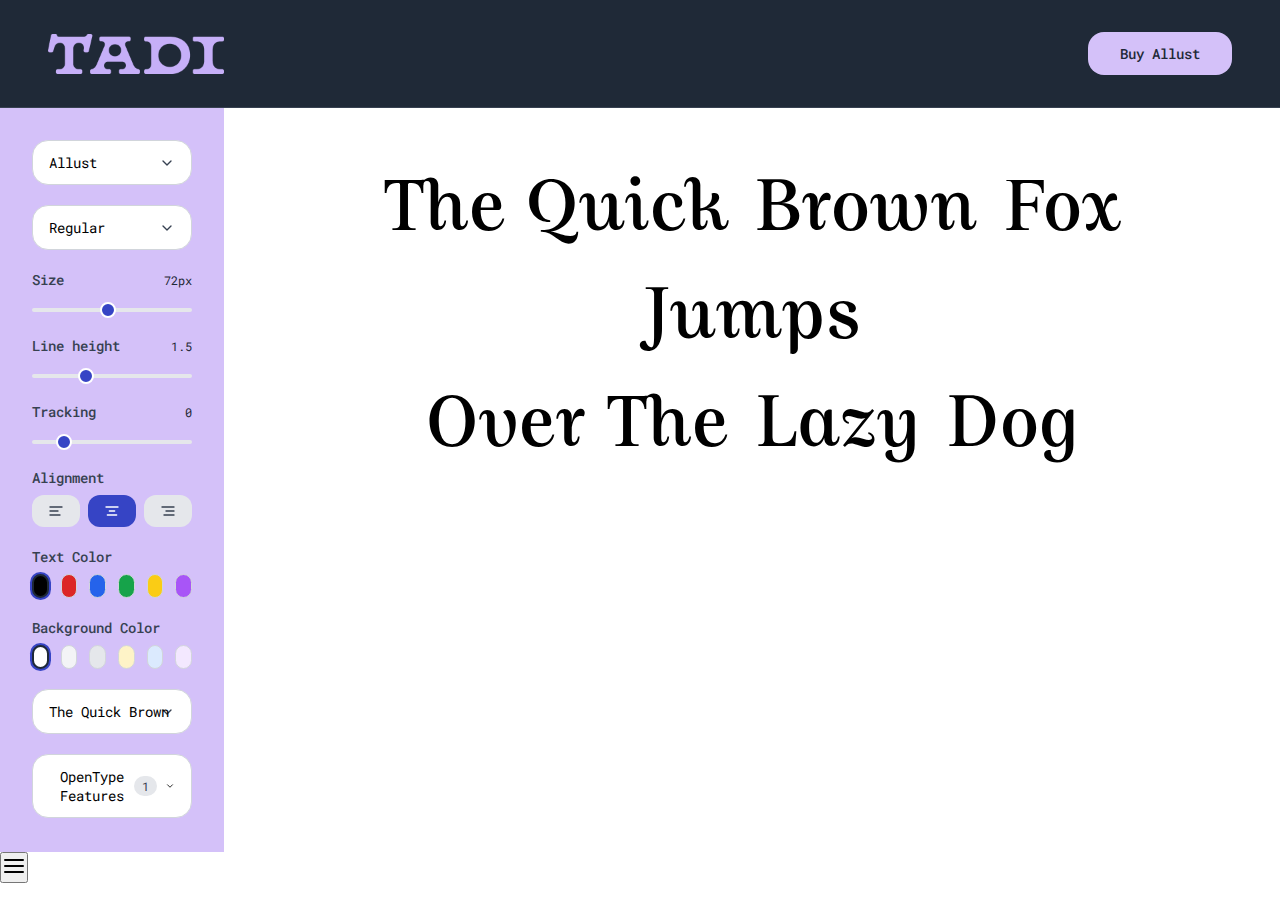
<file: index.html>
<!DOCTYPE html>
<html lang="en">
<head>
  <meta charset="UTF-8">
  <meta name="viewport" content="width=device-width, initial-scale=1.0">
  <title>Tadi Font Tester</title>
  <link rel="stylesheet" href="styles.css">
  <link rel="stylesheet" href="fonts.css">
  <link href="https://fonts.googleapis.com/css2?family=Roboto+Mono:wght@400;500;700&display=swap" rel="stylesheet">
</head>
<body>
  <div class="app">
    <!-- Main container -->
    <div class="container">
      <!-- Header -->
      <header class="header">
        <div class="logo-container">
          <img src="Tadi Logo.png" alt="Tadi Logo" class="logo" onerror="this.src='Tadi%20Logo.png'; this.onerror=null;">
        </div>
        <a href="#" id="buyButton" class="buy-button" target="_blank" rel="noopener noreferrer">
          Buy Font
        </a>
      </header>

      <!-- Main content -->
      <main class="main-content">
        <!-- Font Controls (Sidebar) -->
        <aside class="sidebar" id="sidebar">
          <div class="sidebar-content">
            <div class="controls-container">
              <!-- Font Name -->
              <div class="control-group">
                <select id="fontName" class="select-input">
                  <!-- Options will be added via JavaScript -->
                </select>
              </div>

              <!-- Font Style -->
              <div class="control-group">
                <select id="fontStyle" class="select-input">
                  <!-- Options will be added via JavaScript -->
                </select>
              </div>

              <!-- Font Size -->
              <div class="control-group">
                <div class="control-header">
                  <label for="fontSize">Size</label>
                  <span id="fontSizeValue">72px</span>
                </div>
                <input type="range" id="fontSize" min="8" max="144" value="72" class="slider">
              </div>

              <!-- Line Height -->
              <div class="control-group">
                <div class="control-header">
                  <label for="lineHeight">Line height</label>
                  <span id="lineHeightValue">1.5</span>
                </div>
                <input type="range" id="lineHeight" min="0.8" max="3" step="0.1" value="1.5" class="slider">
              </div>

              <!-- Tracking -->
              <div class="control-group">
                <div class="control-header">
                  <label for="tracking">Tracking</label>
                  <span id="trackingValue">0</span>
                </div>
                <input type="range" id="tracking" min="-0.1" max="0.5" step="0.01" value="0" class="slider">
              </div>

              <!-- Text Alignment -->
              <div class="control-group">
                <label class="control-label">Alignment</label>
                <div class="button-group">
                  <button id="alignLeft" class="icon-button" data-align="left">
                    <svg xmlns="http://www.w3.org/2000/svg" width="16" height="16" viewBox="0 0 24 24" fill="none" stroke="currentColor" stroke-width="2" stroke-linecap="round" stroke-linejoin="round"><line x1="3" y1="6" x2="21" y2="6"/><line x1="3" y1="12" x2="15" y2="12"/><line x1="3" y1="18" x2="18" y2="18"/></svg>
                  </button>
                  <button id="alignCenter" class="icon-button active" data-align="center">
                    <svg xmlns="http://www.w3.org/2000/svg" width="16" height="16" viewBox="0 0 24 24" fill="none" stroke="currentColor" stroke-width="2" stroke-linecap="round" stroke-linejoin="round"><line x1="3" y1="6" x2="21" y2="6"/><line x1="8" y1="12" x2="16" y2="12"/><line x1="5" y1="18" x2="19" y2="18"/></svg>
                  </button>
                  <button id="alignRight" class="icon-button" data-align="right">
                    <svg xmlns="http://www.w3.org/2000/svg" width="16" height="16" viewBox="0 0 24 24" fill="none" stroke="currentColor" stroke-width="2" stroke-linecap="round" stroke-linejoin="round"><line x1="3" y1="6" x2="21" y2="6"/><line x1="9" y1="12" x2="21" y2="12"/><line x1="6" y1="18" x2="21" y2="18"/></svg>
                  </button>
                </div>
              </div>

              <!-- Text Color -->
              <div class="control-group">
                <label class="control-label">Text Color</label>
                <div class="color-options">
                  <button class="color-option active" data-color="#000000" style="background-color: #000000;"></button>
                  <button class="color-option" data-color="#DC2626" style="background-color: #DC2626;"></button>
                  <button class="color-option" data-color="#2563EB" style="background-color: #2563EB;"></button>
                  <button class="color-option" data-color="#16A34A" style="background-color: #16A34A;"></button>
                  <button class="color-option" data-color="#FACC15" style="background-color: #FACC15;"></button>
                  <button class="color-option" data-color="#A855F7" style="background-color: #A855F7;"></button>
                </div>
              </div>

              <!-- Background Color -->
              <div class="control-group">
                <label class="control-label">Background Color</label>
                <div class="color-options">
                  <button class="bg-color-option active" data-color="#FFFFFF" style="background-color: #FFFFFF;"></button>
                  <button class="bg-color-option" data-color="#F3F4F6" style="background-color: #F3F4F6;"></button>
                  <button class="bg-color-option" data-color="#E5E7EB" style="background-color: #E5E7EB;"></button>
                  <button class="bg-color-option" data-color="#FEF3C7" style="background-color: #FEF3C7;"></button>
                  <button class="bg-color-option" data-color="#DBEAFE" style="background-color: #DBEAFE;"></button>
                  <button class="bg-color-option" data-color="#F3E8FF" style="background-color: #F3E8FF;"></button>
                </div>
              </div>

              <!-- Sample Text -->
              <div class="control-group">
                <select id="sampleText" class="select-input">
                  <option value="pangram">The Quick Brown Fox Jumps Over...</option>
                  <option value="lorem">Lorem ipsum dolor sit amet...</option>
                  <option value="alphabet">ABCDEFGHIJKLMNOPQRSTUVWXYZ...</option>
                  <option value="numbers">1234567890!@#$%^&*()</option>
                </select>
              </div>

              <!-- OpenType Features -->
              <div class="control-group">
                <button id="openTypeToggle" class="collapsible-button">
                  <span>OpenType Features</span>
                  <span class="feature-count">1</span>
                  <svg id="chevronIcon" xmlns="http://www.w3.org/2000/svg" width="16" height="16" viewBox="0 0 24 24" fill="none" stroke="currentColor" stroke-width="2" stroke-linecap="round" stroke-linejoin="round"><polyline points="6 9 12 15 18 9"></polyline></svg>
                </button>
                <div id="openTypeContent" class="collapsible-content">
                  <!-- Text Features -->
                  <div class="feature-section">
                    <div class="feature-header">
                      <span>Text Features</span>
                    </div>
                    <div class="feature-list" id="textFeatures">
                      <!-- Features will be added via JavaScript -->
                    </div>
                  </div>

                  <!-- Number Features -->
                  <div class="feature-section">
                    <div class="feature-header">
                      <span>Number Features</span>
                    </div>
                    <div class="feature-list">
                      <div>
                        <span class="feature-label">Numeral Style</span>
                        <div class="radio-group" id="numeralStyles">
                          <!-- Radio buttons will be added via JavaScript -->
                        </div>
                      </div>
                    </div>
                  </div>

                  <!-- Special Features -->
                  <div class="feature-section">
                    <div class="feature-header">
                      <span>Special Features</span>
                    </div>
                    <div class="feature-list" id="specialFeatures">
                      <!-- Features will be added via JavaScript -->
                    </div>
                  </div>
                </div>
              </div>
            </div>
          </div>
        </aside>

        <!-- Font Display Area -->
        <section class="display-area" id="displayArea">
          <div class="display-content" id="displayContent">
            <!-- Text will be inserted via JavaScript -->
          </div>
        </section>
      </main>

      <!-- Toggle button for mobile -->
      <button id="sidebarToggle" class="sidebar-toggle">
        <svg xmlns="http://www.w3.org/2000/svg" width="24" height="24" viewBox="0 0 24 24" fill="none" stroke="currentColor" stroke-width="2" stroke-linecap="round" stroke-linejoin="round"><line x1="3" y1="12" x2="21" y2="12"></line><line x1="3" y1="6" x2="21" y2="6"></line><line x1="3" y1="18" x2="21" y2="18"></line></svg>
      </button>
    </div>
  </div>

  <script src="script.js"></script>
</body>
</html>
</file>
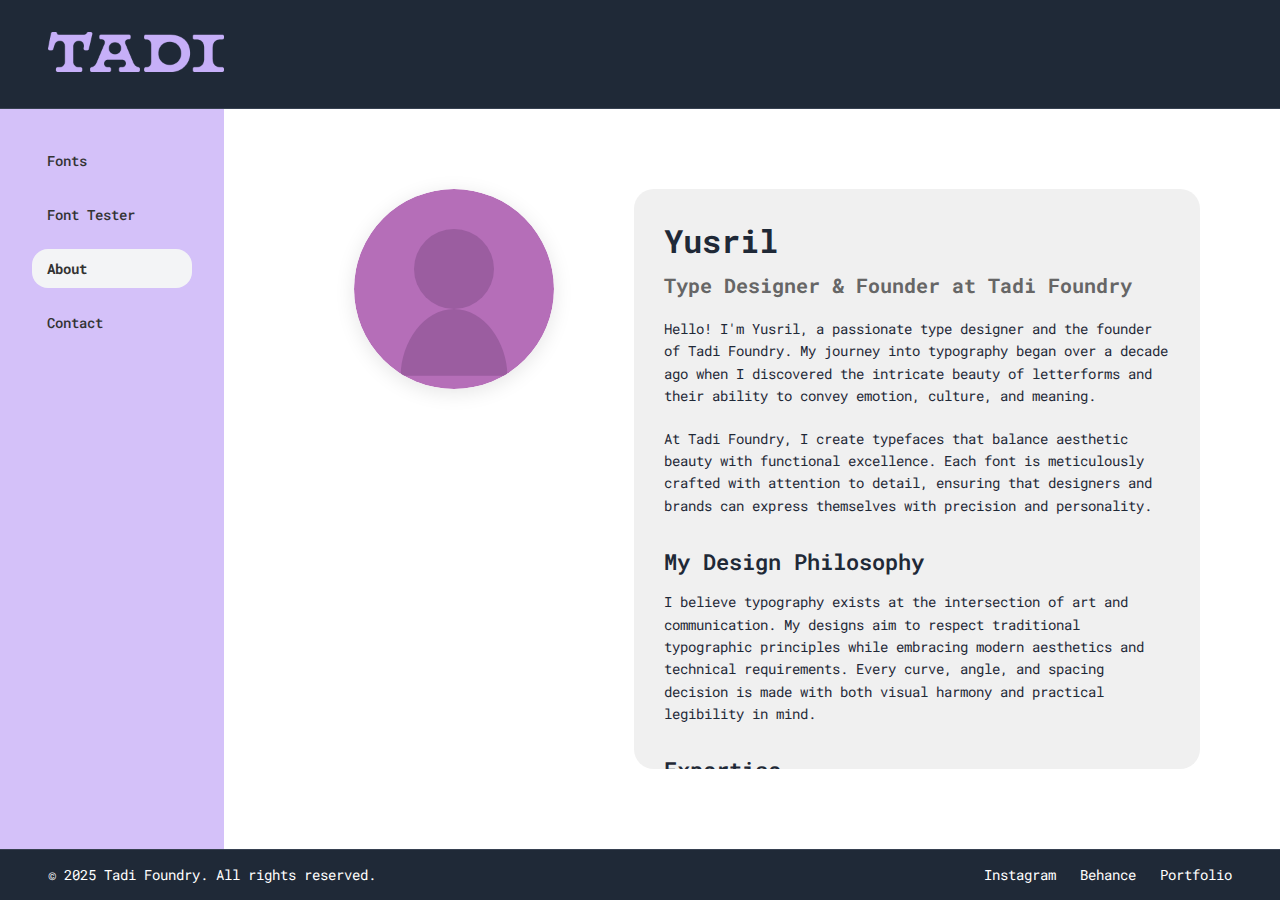
<file: about.html>
<!DOCTYPE html>
<html lang="en">
<head>
  <meta charset="UTF-8">
  <meta name="viewport" content="width=device-width, initial-scale=1.0">
  <title>About Me - Tadi Foundry</title>
  <link rel="stylesheet" href="styles.css">
  <link rel="stylesheet" href="fonts.css">
  <link href="https://fonts.googleapis.com/css2?family=Roboto+Mono:wght@400;500;700&display=swap" rel="stylesheet">
  <style>
    .nav-menu {
      display: flex;
      flex-direction: column;
      gap: 15px;
    }

    .nav-link {
      display: block;
      padding: 10px 15px;
      color: #333;
      text-decoration: none;
      font-weight: 500;
      border-radius: 1rem;
      transition: background-color 0.2s ease;
    }

    .nav-link:hover,
    .nav-link.active {
      background-color: #f3f4f6;
    }

    .nav-link.active {
      font-weight: 700;
    }
    
    .about-container {
      display: flex;
      height: 100%;
      padding: 5rem;
      max-width: 1200px;
      margin: 0 auto;
      gap: 30px;
    }

    .profile-image-container {
      flex: 0 0 300px;
      display: flex;
      justify-content: center;
      align-items: flex-start;
    }

    .profile-image {
      width: 200px;
      height: 200px;
      border-radius: 50%;
      object-fit: cover;
      box-shadow: 0 4px 20px rgba(0, 0, 0, 0.1);
    }

    .profile-content {
      flex: 1;
      background-color: #f0f0f0;
      border-radius: 20px;
      padding: 30px;
      overflow-y: auto;
      max-height: calc(100vh - 200px);
    }

    .profile-name {
      font-size: 32px;
      font-weight: 700;
      margin-bottom: 10px;
      font-family: 'Roboto Mono', monospace;
    }
    
    .profile-title {
      font-size: 20px;
      color: #666;
      margin-bottom: 20px;
      font-family: 'Roboto Mono', monospace;
    }

    .profile-bio {
      line-height: 1.6;
      margin-bottom: 20px;
    }

    .profile-section {
      margin-bottom: 30px;
    }

    .profile-section-title {
      font-size: 22px;
      font-weight: 600;
      margin-bottom: 15px;
      font-family: 'Roboto Mono', monospace;
    }

    .skill-list {
      display: flex;
      flex-wrap: wrap;
      gap: 10px;
      margin-bottom: 20px;
    }

    .skill-tag {
      background-color: #ddd;
      padding: 6px 12px;
      border-radius: 20px;
      font-size: 14px;
    }

    @media (max-width: 768px) {
      .about-container {
        flex-direction: column;
        padding: 20px;
        gap: 20px;
      }

      .profile-image-container {
        flex: 0 0 auto;
      }

      .profile-image {
        width: 200px;
        height: 200px;
      }
      
      .profile-content {
        max-height: none;
      }
    }
  </style>
</head>
<body>
  <!-- Header -->
  <header class="header">
    <div class="logo-container">
      <a href="index.html">
        <img src="Tadi Logo.png" alt="Tadi Logo" class="logo" onerror="this.src='Tadi%20Logo.png'; this.onerror=null;">
      </a>
    </div>
    </div>
  </header>

  <!-- Main content -->
  <main class="main-content">
    <!-- Navigation Sidebar -->
    <aside class="sidebar" id="sidebar">
      <div class="sidebar-sticky-footer">
        <button id="closeSidebar" class="close-sidebar-button">
          <svg xmlns="http://www.w3.org/2000/svg" width="24" height="24" viewBox="0 0 24 24" fill="none" stroke="currentColor" stroke-width="2" stroke-linecap="round" stroke-linejoin="round">
            <line x1="18" y1="6" x2="6" y2="18"></line>
            <line x1="6" y1="6" x2="18" y2="18"></line>
          </svg>
          <span>Close</span>
        </button>
      </div>
      <div class="sidebar-content">
        <nav class="nav-menu">
          <a href="index.html" class="nav-link">Fonts</a>
          <a href="tester.html" class="nav-link">Font Tester</a>
          <a href="about.html" class="nav-link active">About</a>
          <a href="contact.html" class="nav-link">Contact</a>
        </nav>
      </div>
    </aside>

    <!-- About Content -->
    <section class="display-area" id="displayArea">
      <div class="about-container">
        <div class="profile-image-container">
          <img src="images/profile-placeholder.svg" alt="Yusril - Type Designer" class="profile-image">
        </div>
        <div class="profile-content">
          <h1 class="profile-name">Yusril</h1>
          <h2 class="profile-title">Type Designer & Founder at Tadi Foundry</h2>
          
          <div class="profile-section">
            <p class="profile-bio">Hello! I'm Yusril, a passionate type designer and the founder of Tadi Foundry. My journey into typography began over a decade ago when I discovered the intricate beauty of letterforms and their ability to convey emotion, culture, and meaning.</p>
            
            <p class="profile-bio">At Tadi Foundry, I create typefaces that balance aesthetic beauty with functional excellence. Each font is meticulously crafted with attention to detail, ensuring that designers and brands can express themselves with precision and personality.</p>
          </div>
          
          <div class="profile-section">
            <h3 class="profile-section-title">My Design Philosophy</h3>
            <p class="profile-bio">I believe typography exists at the intersection of art and communication. My designs aim to respect traditional typographic principles while embracing modern aesthetics and technical requirements. Every curve, angle, and spacing decision is made with both visual harmony and practical legibility in mind.</p>
          </div>
          
          <div class="profile-section">
            <h3 class="profile-section-title">Expertise</h3>
            <div class="skill-list">
              <span class="skill-tag">Typography</span>
              <span class="skill-tag">Type Design</span>
              <span class="skill-tag">OpenType Features</span>
              <span class="skill-tag">Font Engineering</span>
              <span class="skill-tag">Lettering</span>
              <span class="skill-tag">Calligraphy</span>
              <span class="skill-tag">Branding</span>
              <span class="skill-tag">Editorial Design</span>
            </div>
          </div>
          
          <div class="profile-section">
            <h3 class="profile-section-title">Education & Background</h3>
            <p class="profile-bio">My formal training includes a degree in Graphic Design, followed by specialized studies in type design. I've had the privilege of learning from master typographers and worked with established foundries before launching Tadi Foundry.</p>
            
            <p class="profile-bio">When I'm not designing typefaces, you might find me studying historical manuscripts, sketching letterforms, or exploring how typography intersects with different cultures and languages around the world.</p>
          </div>
          
          <div class="profile-section">
            <h3 class="profile-section-title">Let's Connect</h3>
            <p class="profile-bio">I'm always open to discussing type design, collaboration opportunities, or custom font projects. Feel free to <a href="contact.html">reach out</a> if you'd like to talk about typography or have questions about my work.</p>
          </div>
        </div>
      </div>
    </section>
  </main>

  <!-- Mobile Controls -->
  <div class="mobile-controls">
    <button id="sidebarToggle" class="mobile-button">
      <svg xmlns="http://www.w3.org/2000/svg" width="24" height="24" viewBox="0 0 24 24" fill="none" stroke="currentColor" stroke-width="2" stroke-linecap="round" stroke-linejoin="round">
        <line x1="3" y1="12" x2="21" y2="12"></line>
        <line x1="3" y1="6" x2="21" y2="6"></line>
        <line x1="3" y1="18" x2="21" y2="18"></line>
      </svg>
      <span>Menu</span>
    </button>
  </div>

  <!-- Footer -->
  <footer class="footer">
    <div class="footer-content">
      <div class="footer-copyright desktop-only">
        <p>© 2025 Tadi Foundry. All rights reserved.</p>
      </div>
      <div class="footer-social">
        <a href="#" class="social-link">Instagram</a>
        <a href="#" class="social-link">Behance</a>
        <a href="#" class="social-link">Portfolio</a>
      </div>
    </div>
  </footer>

  <script>
    // Simple script to handle mobile sidebar toggle
    document.addEventListener('DOMContentLoaded', function() {
      const sidebar = document.getElementById('sidebar');
      const sidebarToggle = document.getElementById('sidebarToggle');
      const closeSidebar = document.getElementById('closeSidebar');
      
      // Sidebar toggle (mobile)
      sidebarToggle.addEventListener('click', () => {
        sidebar.classList.toggle('active');
      });
      
      // Close sidebar button (for mobile)
      if (closeSidebar) {
        closeSidebar.addEventListener('click', () => {
          sidebar.classList.remove('active');
        });
      }
    });
  </script>
</body>
</html>
</file>
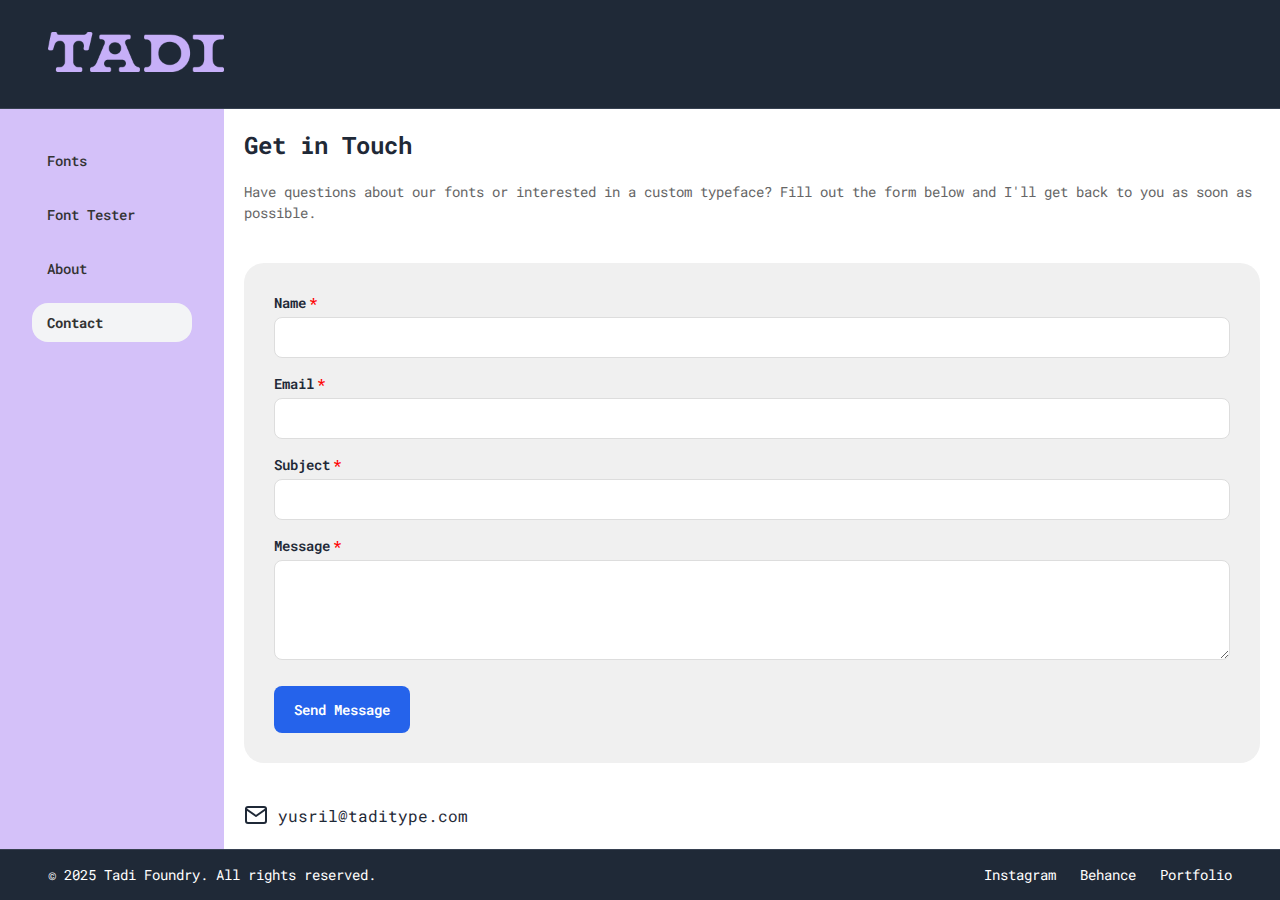
<file: contact.html>
<!DOCTYPE html>
<html lang="en">
<head>
  <meta charset="UTF-8">
  <meta name="viewport" content="width=device-width, initial-scale=1.0">
  <title>Contact - Tadi Foundry</title>
  <link rel="stylesheet" href="styles.css">
  <link rel="stylesheet" href="fonts.css">
  <link href="https://fonts.googleapis.com/css2?family=Roboto+Mono:wght@400;500;700&display=swap" rel="stylesheet">
  <style>
    .nav-menu {
      display: flex;
      flex-direction: column;
      gap: 15px;
    }

    .nav-link {
      display: block;
      padding: 10px 15px;
      color: #333;
      text-decoration: none;
      font-weight: 500;
      border-radius: 1rem;
      transition: background-color 0.2s ease;
    }

    .nav-link:hover,
    .nav-link.active {
      background-color: #f3f4f6;
    }

    .nav-link.active {
      font-weight: 700;
    }
    
    .contact-container {
      display: flex;
      flex-direction: column;
      margin: 0 auto;
      padding: 20px;
      height: 100%;
      overflow-y: auto;
    }

    .contact-heading {
      font-size: 24px;
      font-weight: 700;
      margin-bottom: 20px;
      font-family: 'Roboto Mono', monospace;
    }

    .contact-subheading {
      font-size: 14px;
      color: #666;
      margin-bottom: 40px;
      line-height: 1.5;
    }

    .contact-form {
      background-color: #f0f0f0;
      border-radius: 20px;
      padding: 30px;
      display: flex;
      flex-direction: column;
      gap: 16px;
    }

    .form-group {
      display: flex;
      flex-direction: column;
      gap: 5px;
    }

    .form-label {
      font-weight: 600;
      font-size: 14px;
      font-family: 'Roboto Mono', monospace;
    }

    .form-input,
    .form-textarea {
      padding: 10px 12px;
      border: 1px solid #ddd;
      border-radius: 8px;
      font-size: 14px;
      font-family: inherit;
      transition: border-color 0.3s ease;
    }

    .form-input:focus,
    .form-textarea:focus {
      outline: none;
      border-color: #2563eb;
    }

    .form-textarea {
      min-height: 100px;
      resize: vertical;
    }

    .submit-button {
      background-color: #2563eb;
      color: white;
      border: none;
      border-radius: 8px;
      padding: 14px 20px;
      font-size: 14px;
      font-weight: 600;
      cursor: pointer;
      transition: background-color 0.3s ease;
      margin-top: 10px;
      font-family: 'Roboto Mono', monospace;
      align-self: flex-start;
    }

    .submit-button:hover {
      background-color: #1d4ed8;
    }

    .contact-info {
      margin-top: 40px;
      display: flex;
      gap: 30px;
      flex-wrap: wrap;
    }

    .contact-item {
      display: flex;
      align-items: center;
      gap: 10px;
    }

    .contact-icon {
      width: 24px;
      height: 24px;
    }

    .contact-text {
      font-size: 16px;
    }

    .required-field::after {
      content: "*";
      color: red;
      margin-left: 3px;
    }

    @media (max-width: 768px) {
      .contact-container {
        padding: 20px;
      }
    }
  </style>
</head>
<body>
  <!-- Header -->
  <header class="header">
    <div class="logo-container">
      <a href="index.html">
        <img src="Tadi Logo.png" alt="Tadi Logo" class="logo" onerror="this.src='Tadi%20Logo.png'; this.onerror=null;">
      </a>
    </div>
  </header>

  <!-- Main content -->
  <main class="main-content">
    <!-- Navigation Sidebar -->
    <aside class="sidebar" id="sidebar">
      <div class="sidebar-sticky-footer">
        <button id="closeSidebar" class="close-sidebar-button">
          <svg xmlns="http://www.w3.org/2000/svg" width="24" height="24" viewBox="0 0 24 24" fill="none" stroke="currentColor" stroke-width="2" stroke-linecap="round" stroke-linejoin="round">
            <line x1="18" y1="6" x2="6" y2="18"></line>
            <line x1="6" y1="6" x2="18" y2="18"></line>
          </svg>
          <span>Close</span>
        </button>
      </div>
      <div class="sidebar-content">
        <nav class="nav-menu">
          <a href="index.html" class="nav-link">Fonts</a>
          <a href="tester.html" class="nav-link">Font Tester</a>
          <a href="about.html" class="nav-link">About</a>
          <a href="contact.html" class="nav-link active">Contact</a>
        </nav>
      </div>
    </aside>

    <!-- Contact Content -->
    <section class="display-area" id="displayArea">
      <div class="contact-container">
        <h1 class="contact-heading">Get in Touch</h1>
        <p class="contact-subheading">Have questions about our fonts or interested in a custom typeface? Fill out the form below and I'll get back to you as soon as possible.</p>
        
        <form action="mailto:yusril@taditype.com" method="post" enctype="text/plain" class="contact-form">
          <div class="form-group">
            <label for="name" class="form-label required-field">Name</label>
            <input type="text" id="name" name="name" class="form-input" required>
          </div>
          
          <div class="form-group">
            <label for="email" class="form-label required-field">Email</label>
            <input type="email" id="email" name="email" class="form-input" required>
          </div>
          
          <div class="form-group">
            <label for="subject" class="form-label required-field">Subject</label>
            <input type="text" id="subject" name="subject" class="form-input" required>
          </div>
          
          <div class="form-group">
            <label for="message" class="form-label required-field">Message</label>
            <textarea id="message" name="message" class="form-textarea" required></textarea>
          </div>
          
          <button type="submit" class="submit-button">Send Message</button>
        </form>
        
        <div class="contact-info">
          <div class="contact-item">
            <svg class="contact-icon" xmlns="http://www.w3.org/2000/svg" width="24" height="24" viewBox="0 0 24 24" fill="none" stroke="currentColor" stroke-width="2" stroke-linecap="round" stroke-linejoin="round">
              <path d="M4 4h16c1.1 0 2 .9 2 2v12c0 1.1-.9 2-2 2H4c-1.1 0-2-.9-2-2V6c0-1.1.9-2 2-2z"></path>
              <polyline points="22,6 12,13 2,6"></polyline>
            </svg>
            <span class="contact-text">yusril@taditype.com</span>
          </div>
        </div>
      </div>
    </section>
  </main>

  <!-- Mobile Controls -->
  <div class="mobile-controls">
    <button id="sidebarToggle" class="mobile-button">
      <svg xmlns="http://www.w3.org/2000/svg" width="24" height="24" viewBox="0 0 24 24" fill="none" stroke="currentColor" stroke-width="2" stroke-linecap="round" stroke-linejoin="round">
        <line x1="3" y1="12" x2="21" y2="12"></line>
        <line x1="3" y1="6" x2="21" y2="6"></line>
        <line x1="3" y1="18" x2="21" y2="18"></line>
      </svg>
      <span>Menu</span>
    </button>
  </div>

  <!-- Footer -->
  <footer class="footer">
    <div class="footer-content">
      <div class="footer-copyright desktop-only">
        <p>© 2025 Tadi Foundry. All rights reserved.</p>
      </div>
      <div class="footer-social">
        <a href="#" class="social-link">Instagram</a>
        <a href="#" class="social-link">Behance</a>
        <a href="#" class="social-link">Portfolio</a>
      </div>
    </div>
  </footer>

  <script>
    // Simple script to handle mobile sidebar toggle
    document.addEventListener('DOMContentLoaded', function() {
      const sidebar = document.getElementById('sidebar');
      const sidebarToggle = document.getElementById('sidebarToggle');
      const closeSidebar = document.getElementById('closeSidebar');
      
      // Sidebar toggle (mobile)
      sidebarToggle.addEventListener('click', () => {
        sidebar.classList.toggle('active');
      });
      
      // Close sidebar button (for mobile)
      if (closeSidebar) {
        closeSidebar.addEventListener('click', () => {
          sidebar.classList.remove('active');
        });
      }
    });
  </script>
</body>
</html>
</file>
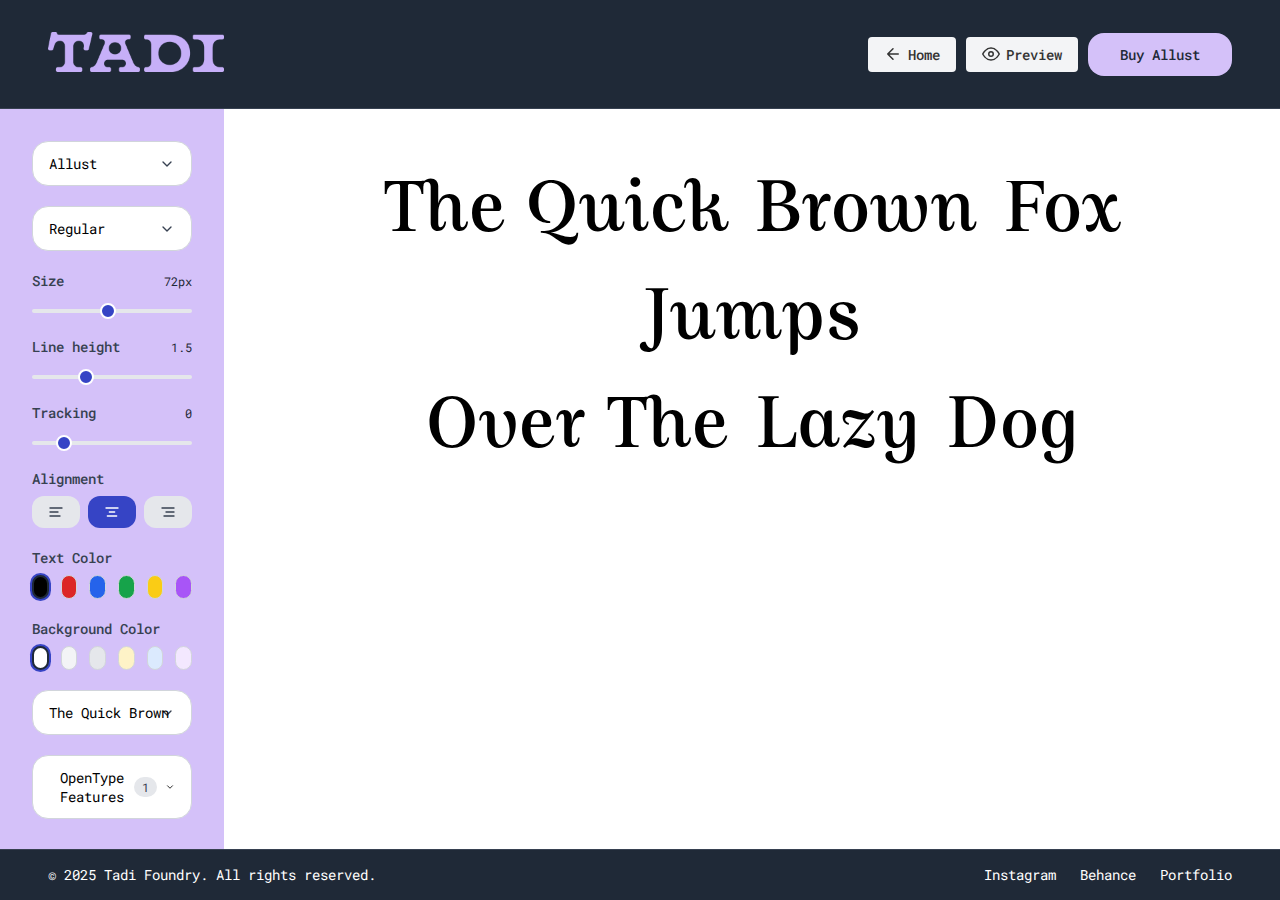
<file: tester.html>
<!DOCTYPE html>
<html lang="en">
<head>
  <meta charset="UTF-8">
  <meta name="viewport" content="width=device-width, initial-scale=1.0">
  <title>Tadi Font Tester</title>
  <link rel="stylesheet" href="styles.css">
  <link rel="stylesheet" href="fonts.css">
  <link href="https://fonts.googleapis.com/css2?family=Roboto+Mono:wght@400;500;700&display=swap" rel="stylesheet">
  <style>
    /* Header Actions */
    .header-actions {
      display: flex;
      gap: 10px;
      align-items: center;
    }
    
    .back-button {
      display: inline-flex;
      align-items: center;
      gap: 6px;
      padding: 8px 16px;
      background-color: #f3f4f6;
      color: #333;
      border-radius: 4px;
      text-decoration: none;
      font-weight: 500;
      transition: background-color 0.2s ease;
    }
    
    .back-button:hover {
      background-color: #e5e7eb;
    }
  </style>
</head>
<body>
  <!-- Header -->
  <header class="header">
    <div class="logo-container">
      <a href="index.html">
        <img src="Tadi Logo.png" alt="Tadi Logo" class="logo" onerror="this.src='Tadi%20Logo.png'; this.onerror=null;">
      </a>
    </div>
    <div class="header-actions">
      <a href="index.html" class="back-button">
        <svg xmlns="http://www.w3.org/2000/svg" width="18" height="18" viewBox="0 0 24 24" fill="none" stroke="currentColor" stroke-width="2" stroke-linecap="round" stroke-linejoin="round"><path d="M19 12H5M12 19l-7-7 7-7"/></svg>
        Home
      </a>
      <a href="#" id="previewButton" class="back-button desktop-only">
        <svg xmlns="http://www.w3.org/2000/svg" width="18" height="18" viewBox="0 0 24 24" fill="none" stroke="currentColor" stroke-width="2" stroke-linecap="round" stroke-linejoin="round"><path d="M1 12s4-8 11-8 11 8 11 8-4 8-11 8-11-8-11-8z"></path><circle cx="12" cy="12" r="3"></circle></svg>
        Preview
      </a>
      <a href="#" id="buyButton" class="buy-button desktop-only">
        Buy Font
      </a>
    </div>
  </header>

  <!-- Main content -->
  <main class="main-content">
    <!-- Font Controls (Sidebar) -->
    <aside class="sidebar" id="sidebar">
      <div class="sidebar-sticky-footer">
        <button id="closeSidebar" class="close-sidebar-button">
          <svg xmlns="http://www.w3.org/2000/svg" width="24" height="24" viewBox="0 0 24 24" fill="none" stroke="currentColor" stroke-width="2" stroke-linecap="round" stroke-linejoin="round"><line x1="18" y1="6" x2="6" y2="18"></line><line x1="6" y1="6" x2="18" y2="18"></line></svg>
          <span>Close</span>
        </button>
      </div>
      <div class="sidebar-content">
        <div class="controls-container">
          <!-- Font Name -->
          <div class="control-group">
            <select id="fontName" class="select-input">
              <!-- Options will be added via JavaScript -->
            </select>
          </div>

          <!-- Font Style -->
          <div class="control-group">
            <select id="fontStyle" class="select-input">
              <!-- Options will be added via JavaScript -->
            </select>
          </div>

          <!-- Font Size -->
          <div class="control-group">
            <div class="control-header">
              <label for="fontSize">Size</label>
              <span id="fontSizeValue">72px</span>
            </div>
            <input type="range" id="fontSize" min="8" max="144" value="72" class="slider">
          </div>

          <!-- Line Height -->
          <div class="control-group">
            <div class="control-header">
              <label for="lineHeight">Line height</label>
              <span id="lineHeightValue">1.5</span>
            </div>
            <input type="range" id="lineHeight" min="0.8" max="3" step="0.1" value="1.5" class="slider">
          </div>

          <!-- Tracking -->
          <div class="control-group">
            <div class="control-header">
              <label for="tracking">Tracking</label>
              <span id="trackingValue">0</span>
            </div>
            <input type="range" id="tracking" min="-0.1" max="0.5" step="0.01" value="0" class="slider">
          </div>

          <!-- Text Alignment -->
          <div class="control-group">
            <label class="control-label">Alignment</label>
            <div class="button-group">
              <button id="alignLeft" class="icon-button" data-align="left">
                <svg xmlns="http://www.w3.org/2000/svg" width="16" height="16" viewBox="0 0 24 24" fill="none" stroke="currentColor" stroke-width="2" stroke-linecap="round" stroke-linejoin="round"><line x1="3" y1="6" x2="21" y2="6"/><line x1="3" y1="12" x2="15" y2="12"/><line x1="3" y1="18" x2="18" y2="18"/></svg>
              </button>
              <button id="alignCenter" class="icon-button active" data-align="center">
                <svg xmlns="http://www.w3.org/2000/svg" width="16" height="16" viewBox="0 0 24 24" fill="none" stroke="currentColor" stroke-width="2" stroke-linecap="round" stroke-linejoin="round"><line x1="3" y1="6" x2="21" y2="6"/><line x1="8" y1="12" x2="16" y2="12"/><line x1="5" y1="18" x2="19" y2="18"/></svg>
              </button>
              <button id="alignRight" class="icon-button" data-align="right">
                <svg xmlns="http://www.w3.org/2000/svg" width="16" height="16" viewBox="0 0 24 24" fill="none" stroke="currentColor" stroke-width="2" stroke-linecap="round" stroke-linejoin="round"><line x1="3" y1="6" x2="21" y2="6"/><line x1="9" y1="12" x2="21" y2="12"/><line x1="6" y1="18" x2="21" y2="18"/></svg>
              </button>
            </div>
          </div>

          <!-- Text Color -->
          <div class="control-group">
            <label class="control-label">Text Color</label>
            <div class="color-options">
              <button class="color-option active" data-color="#000000" style="background-color: #000000;"></button>
              <button class="color-option" data-color="#DC2626" style="background-color: #DC2626;"></button>
              <button class="color-option" data-color="#2563EB" style="background-color: #2563EB;"></button>
              <button class="color-option" data-color="#16A34A" style="background-color: #16A34A;"></button>
              <button class="color-option" data-color="#FACC15" style="background-color: #FACC15;"></button>
              <button class="color-option" data-color="#A855F7" style="background-color: #A855F7;"></button>
            </div>
          </div>

          <!-- Background Color -->
          <div class="control-group">
            <label class="control-label">Background Color</label>
            <div class="color-options">
              <button class="bg-color-option active" data-color="#FFFFFF" style="background-color: #FFFFFF;"></button>
              <button class="bg-color-option" data-color="#F3F4F6" style="background-color: #F3F4F6;"></button>
              <button class="bg-color-option" data-color="#E5E7EB" style="background-color: #E5E7EB;"></button>
              <button class="bg-color-option" data-color="#FEF3C7" style="background-color: #FEF3C7;"></button>
              <button class="bg-color-option" data-color="#DBEAFE" style="background-color: #DBEAFE;"></button>
              <button class="bg-color-option" data-color="#F3E8FF" style="background-color: #F3E8FF;"></button>
            </div>
          </div>

          <!-- Sample Text -->
          <div class="control-group">
            <select id="sampleText" class="select-input">
              <option value="pangram">The Quick Brown Fox Jumps Over...</option>
              <option value="lorem">Lorem ipsum dolor sit amet...</option>
              <option value="alphabet">ABCDEFGHIJKLMNOPQRSTUVWXYZ...</option>
              <option value="numbers">1234567890!@#$%^&*()</option>
            </select>
          </div>

          <!-- OpenType Features -->
          <div class="control-group">
            <button id="openTypeToggle" class="collapsible-button">
              <span>OpenType Features</span>
              <span class="feature-count">1</span>
              <svg id="chevronIcon" xmlns="http://www.w3.org/2000/svg" width="16" height="16" viewBox="0 0 24 24" fill="none" stroke="currentColor" stroke-width="2" stroke-linecap="round" stroke-linejoin="round"><polyline points="6 9 12 15 18 9"></polyline></svg>
            </button>
            <div id="openTypeContent" class="collapsible-content">
              <!-- Text Features -->
              <div class="feature-section">
                <div class="feature-header">
                  <span>Text Features</span>
                </div>
                <div class="feature-list" id="textFeatures">
                  <!-- Features will be added via JavaScript -->
                </div>
              </div>

              <!-- Number Features -->
              <div class="feature-section">
                <div class="feature-header">
                  <span>Number Features</span>
                </div>
                <div class="feature-list">
                  <div>
                    <span class="feature-label">Numeral Style</span>
                    <div class="radio-group" id="numeralStyles">
                      <!-- Radio buttons will be added via JavaScript -->
                    </div>
                  </div>
                </div>
              </div>

              <!-- Special Features -->
              <div class="feature-section">
                <div class="feature-header">
                  <span>Special Features</span>
                </div>
                <div class="feature-list" id="specialFeatures">
                  <!-- Features will be added via JavaScript -->
                </div>
              </div>
            </div>
          </div>
        </div>

      </div>
    </aside>

    <!-- Font Display Area -->
    <section class="display-area" id="displayArea">
      <div class="display-content" id="displayContent" contenteditable="true">
        <!-- Text will be inserted via JavaScript -->
      </div>
    </section>
  </main>

  <!-- Mobile Controls -->
  <div class="mobile-controls">
    <button id="sidebarToggle" class="mobile-button">
      <svg xmlns="http://www.w3.org/2000/svg" width="24" height="24" viewBox="0 0 24 24" fill="none" stroke="currentColor" stroke-width="2" stroke-linecap="round" stroke-linejoin="round"><line x1="3" y1="12" x2="21" y2="12"></line><line x1="3" y1="6" x2="21" y2="6"></line><line x1="3" y1="18" x2="21" y2="18"></line></svg>
      <span>Font Controls</span>
    </button>
    <a href="#" id="mobilePreviewButton" class="mobile-button">
      <svg xmlns="http://www.w3.org/2000/svg" width="24" height="24" viewBox="0 0 24 24" fill="none" stroke="currentColor" stroke-width="2" stroke-linecap="round" stroke-linejoin="round"><path d="M1 12s4-8 11-8 11 8 11 8-4 8-11 8-11-8-11-8z"></path><circle cx="12" cy="12" r="3"></circle></svg>
      <span>Preview</span>
    </a>
    <a href="#" id="mobileBuyButton" class="mobile-button buy-mobile">
      <svg xmlns="http://www.w3.org/2000/svg" width="24" height="24" viewBox="0 0 24 24" fill="none" stroke="currentColor" stroke-width="2" stroke-linecap="round" stroke-linejoin="round"><path d="M6 2L3 6v14a2 2 0 0 0 2 2h14a2 2 0 0 0 2-2V6l-3-4z"></path><line x1="3" y1="6" x2="21" y2="6"></line><path d="M16 10a4 4 0 0 1-8 0"></path></svg>
      <span>Buy</span>
    </a>
  </div>

  <!-- Footer -->
  <footer class="footer">
    <div class="footer-content">
      <div class="footer-copyright desktop-only">
        <p>© 2025 Tadi Foundry. All rights reserved.</p>
      </div>
      <div class="footer-social">
        <a href="#" class="social-link">Instagram</a>
        <a href="#" class="social-link">Behance</a>
        <a href="#" class="social-link">Portfolio</a>
      </div>
    </div>
  </footer>

  <script src="script.js"></script>
</body>
</html>
</file>
<file: styles.css>
/* Base styles */
:root {
  --primary-color: #D4C1F9;
  --accent-color: #3644C5;
  --light-gray: #F3F4F6;
  --gray-200: #E5E7EB;
  --gray-300: #D1D5DB;
  --gray-400: #9CA3AF;
  --gray-700: #374151;
  --gray-800: #1F2937;
  --white: #FFFFFF;
  --black: #000000;
  --border-radius: 1rem;
  --border-radius-sm: 0.5rem;
  --shadow: 0 4px 6px rgba(0, 0, 0, 0.1);
  --header-height: 80px;
  --footer-height: 60px;
}

* {
  box-sizing: border-box;
  margin: 0;
  padding: 0;
}

html,
body {
  height: 100%;
  margin: 0;
  padding: 0;
}

body {
  font-family: 'Roboto Mono', monospace;
  font-size: 14px;
  -webkit-font-smoothing: antialiased;
  color: var(--gray-800);
  background-color: var(--white);
  display: flex;
  flex-direction: column;
  min-height: 100vh;
}

/* Header */
.header {
  display: flex;
  justify-content: space-between;
  align-items: center;
  padding: 2rem 3rem;
  background-color: var(--gray-800);
  color: white;
  border-bottom: 1px solid var(--gray-700);
}

.logo-container {
  display: flex;
  align-items: center;
}

.logo {
  height: 40px;
  width: auto;
  object-fit: contain;
}

.buy-button {
  background-color: var(--primary-color);
  color: var(--gray-800);
  padding: 0.75rem 2rem;
  border-radius: var(--border-radius);
  font-weight: 500;
  text-decoration: none;
  transition: all 0.2s ease;
  border: none;
  cursor: pointer;
}

.buy-button:hover {
  background-color: var(--accent-color);
  box-shadow: var(--shadow);
}

/* Main content */
.main-content {
  display: flex;
  flex: 1;
  min-height: 0;
  position: relative;
}

/* Sidebar */
.sidebar {
  width: 16.7%;
  background-color: var(--primary-color);
  z-index: 10;
  overflow: hidden;
  min-height: 0;
  transition: left 0.3s ease;
  max-width: 20rem;
  min-width: 14rem;
}

.sidebar-sticky-footer {
  position: fixed;
  bottom: 0;
  width: calc(83.333% - 2rem);
  padding: 1rem;
  z-index: 40;
  display: none;
}

.close-sidebar-button {
  width: 100%;
  display: flex;
  align-items: center;
  justify-content: center;
  font-family: inherit;
  gap: 0.5rem;
  padding: 0.75rem;
  background-color: var(--gray-800);
  border: none;
  border-radius: var(--border-radius);
  color: var(--gray-200);
  font-size: 0.9rem;
  font-weight: 500;
  cursor: pointer;
  transition: background-color 0.2s;
}

.close-sidebar-button:hover {
  background-color: var(--gray-300);
}

.sidebar-content {
  height: 100%;
  padding: 2rem 2rem 4rem;
  overflow-y: auto;
  max-height: calc(100vh - var(--header-height) - var(--footer-height) - 1rem);
}

.controls-container {
  display: flex;
  flex-direction: column;
  gap: 1rem;
}

.control-group {
  margin-bottom: 0.25rem;
}

.control-header {
  display: flex;
  justify-content: space-between;
  align-items: center;
  margin-bottom: 0.5rem;
}

.control-header label {
  font-size: 0.875rem;
  font-weight: 500;
  color: var(--gray-700);
}

.control-header span {
  font-size: 0.75rem;
  color: var(--gray-600);
}

.control-label {
  display: block;
  font-size: 0.875rem;
  font-weight: 500;
  color: var(--gray-700);
  margin-bottom: 0.5rem;
}

/* Select inputs */
.select-input {
  width: 100%;
  padding: 0.75rem 1rem;
  border: 1px solid var(--gray-300);
  border-radius: var(--border-radius);
  background-color: var(--white);
  font-family: 'Roboto Mono', monospace;
  font-size: 0.875rem;
  cursor: pointer;
  appearance: none;
  background-image: url("data:image/svg+xml,%3Csvg xmlns='http://www.w3.org/2000/svg' width='16' height='16' viewBox='0 0 24 24' fill='none' stroke='%23374151' stroke-width='2' stroke-linecap='round' stroke-linejoin='round'%3E%3Cpolyline points='6 9 12 15 18 9'%3E%3C/polyline%3E%3C/svg%3E");
  background-repeat: no-repeat;
  background-position: right 1rem center;
}

/* Sliders */
.slider {
  -webkit-appearance: none;
  width: 100%;
  height: 4px;
  background: var(--gray-200);
  border-radius: 2px;
  outline: none;
}

.slider::-webkit-slider-thumb {
  -webkit-appearance: none;
  appearance: none;
  width: 16px;
  height: 16px;
  border-radius: 50%;
  background: var(--accent-color);
  cursor: pointer;
  border: 2px solid var(--white);
}

.slider::-moz-range-thumb {
  width: 16px;
  height: 16px;
  border-radius: 50%;
  background: var(--accent-color);
  cursor: pointer;
  border: 2px solid var(--white);
}

/* Button groups */
.button-group {
  display: flex;
  gap: 0.5rem;
}

.icon-button {
  flex: 1;
  display: flex;
  justify-content: center;
  align-items: center;
  padding: 0.5rem;
  border: none;
  background-color: var(--gray-200);
  color: var(--gray-700);
  cursor: pointer;
  border-radius: 0.75rem;
}

.icon-button.active {
  background-color: var(--accent-color);
  color: var(--white);
}

/* Color options */
.color-options,
.bg-color-options {
  display: grid;
  grid-template-columns: repeat(6, 1fr);
  gap: 0.75rem;
}

.color-option,
.bg-color-option {
  width: auto;
  height: 1.5rem;
  border-radius: 1rem;
  border: 1px solid var(--gray-300);
  cursor: pointer;
}

.color-option.active,
.bg-color-option.active {
  border: 2px solid var(--gray-800);
  box-shadow: 0 0 0 2px var(--accent-color);
}

/* OpenType features */
.collapsible-button {
  width: 100%;
  display: flex;
  justify-content: space-between;
  align-items: center;
  padding: 0.75rem 1rem;
  background-color: var(--white);
  border: 1px solid var(--gray-300);
  border-radius: var(--border-radius);
  cursor: pointer;
  font-family: inherit;
  font-size: 0.875rem;
}

.feature-count {
  background-color: var(--gray-200);
  border-radius: 9999px;
  padding: 0.125rem 0.5rem;
  font-size: 0.75rem;
  color: var(--gray-700);
  margin-right: 0.5rem;
}

.collapsible-content {
  display: none;
  background-color: var(--white);
  border: 1px solid var(--gray-300);
  border-radius: var(--border-radius);
  padding: 1.25rem;
  margin-top: 0.5rem;
  max-height: 400px;
  overflow-y: auto;
}

.collapsible-content.active {
  display: block;
}

.feature-section {
  margin-bottom: 0.75rem;
}

.feature-header {
  display: flex;
  align-items: center;
  margin-bottom: 0.5rem;
}

.feature-header span {
  font-size: 0.875rem;
  font-weight: 500;
}

.feature-list {
  display: flex;
  flex-direction: column;
  gap: 0.5rem;
}

.feature-item {
  display: flex;
  justify-content: space-between;
  align-items: center;
}

.feature-label {
  font-size: 0.875rem;
  display: block;
  margin-bottom: 0.5rem;
}

/* Toggle switch */
.toggle-switch {
  position: relative;
  display: inline-block;
  width: 36px;
  height: 20px;
}

.toggle-switch input {
  opacity: 0;
  width: 0;
  height: 0;
}

.toggle-slider {
  position: absolute;
  cursor: pointer;
  top: 0;
  left: 0;
  right: 0;
  bottom: 0;
  background-color: var(--gray-300);
  transition: .4s;
  border-radius: 34px;
}

.toggle-slider:before {
  position: absolute;
  content: "";
  height: 16px;
  width: 16px;
  left: 2px;
  bottom: 2px;
  background-color: white;
  transition: .4s;
  border-radius: 50%;
}

input:checked+.toggle-slider {
  background-color: var(--accent-color);
}

input:checked+.toggle-slider:before {
  transform: translateX(16px);
}

/* Radio buttons */
.radio-group {
  display: flex;
  flex-direction: column;
  gap: 0.25rem;
}

.radio-item {
  display: flex;
  align-items: center;
  gap: 0.5rem;
}

.radio-item input[type="radio"] {
  -webkit-appearance: none;
  appearance: none;
  background-color: var(--white);
  margin: 0;
  width: 1rem;
  height: 1rem;
  border: 1px solid var(--gray-400);
  border-radius: 50%;
  display: flex;
  align-items: center;
  justify-content: center;
  cursor: pointer;
}

.radio-item input[type="radio"]::before {
  content: "";
  width: 0.5rem;
  height: 0.5rem;
  border-radius: 50%;
  transform: scale(0);
  transition: transform 0.2s ease-in-out;
  background-color: var(--accent-color);
}

.radio-item input[type="radio"]:checked {
  border-color: var(--accent-color);
}

.radio-item input[type="radio"]:checked::before {
  transform: scale(1);
}

.radio-item label {
  font-size: 0.875rem;
  cursor: pointer;
}

/* Display Area */
.display-area {
  flex: 1;
  display: flex;
  justify-content: center;
  align-items: center;
  /*padding: 3rem;*/
  overflow: hidden;
}

.display-content {
  width: 100%;
  height: 100%;
  text-align: center;
  white-space: pre-wrap;
  transition: all 0.3s ease;
  padding: 3rem;
  overflow-y: auto;
  overflow-x: hidden;
  border-radius: 1rem;
}

/* Toggle sidebar button (mobile only) */
/* Desktop/Mobile visibility classes */
.desktop-only {
  display: block;
}

.mobile-controls {
  display: none;
  padding: 1rem;
  background-color: var(--gray-100);
  gap: 1rem;
  border-top: 1px solid var(--gray-300);
}

.mobile-button {
  display: flex;
  align-items: center;
  justify-content: center;
  font-family: inherit;
  gap: 0.5rem;
  padding: 0.75rem 1rem;
  background-color: var(--primary-color);
  color: var(--gray-800);
  border: none;
  border-radius: var(--border-radius);
  font-size: 0.9rem;
  font-weight: 500;
  cursor: pointer;
  flex: 1;
  text-decoration: none;
  box-shadow: var(--shadow);
}

.mobile-button svg {
  width: 18px;
  height: 18px;
}

.buy-mobile {
  background-color: var(--accent-color);
  color: white;
}

.mobile-button:hover {
  opacity: 0.9;
}

/* Footer */
.footer {
  width: 100%;
  background-color: var(--gray-800);
  border-top: 1px solid var(--gray-700);
  padding: 1rem 3rem;
  font-size: 0.85rem;
  color: white;
}

.footer-content {
  margin: 0 auto;
  display: flex;
  justify-content: space-between;
  align-items: center;
}

.footer-copyright {
  text-align: left;
}

.footer-social {
  display: flex;
  gap: 1.5rem;
}

.social-link {
  color: white;
  text-decoration: none;
  transition: color 0.2s ease;
}

.social-link:hover {
  color: var(--primary-color);
}

.footer p {
  margin: 0;
}

/* Media Queries */
@media (max-width: 768px) {
  .desktop-only {
    display: none;
  }

  .mobile-controls {
    display: flex;
  }

  .sidebar {
    position: fixed;
    width: 83.333%;
    height: 100%;
    left: -100%;
    z-index: 30;
  }

  .sidebar.active {
    left: 0;
  }

  .sidebar.active .sidebar-sticky-footer {
    display: block;
  }

  body {
    overflow-y: auto;
  }

  html,
  body {
    height: auto;
    overflow: auto;
  }

  .main-content {
    min-height: calc(100vh - 230px);
  }

  .header {
    justify-content: center;
    padding: 1.25rem;
  }

  .logo {
    height: 36px;
  }

  .footer-content {
    justify-content: center;
    font-size: 0.8rem;
  }

  .footer-social {
    text-align: center;
  }

  .display-content {
    width: 100%;
    height: 100%;
    padding: 1rem;
  }

  .footer {
    padding: 1rem;
  }

}

/* Custom scrollbar */
.sidebar-content::-webkit-scrollbar,
.display-content::-webkit-scrollbar {
  width: 6px;
}

.sidebar-content::-webkit-scrollbar-track,
.display-content::-webkit-scrollbar-track {
  background: transparent;
}

.sidebar-content::-webkit-scrollbar-thumb,
.display-content::-webkit-scrollbar-thumb {
  background-color: rgba(156, 163, 175, 0.5);
  border-radius: 20px;
}

.sidebar-content::-webkit-scrollbar-thumb:hover,
.display-content::-webkit-scrollbar-thumb:hover {
  background-color: rgba(156, 163, 175, 0.8);
}
</file>
<file: fonts.css>
/* Font definitions */
@font-face {
  font-family: 'Allust';
  src: url('./fonts/Allust-Regular.otf') format('opentype'),
       url('fonts/Allust-Regular.otf') format('opentype'); /* Alternative path */
  font-weight: normal;
  font-style: normal;
  font-display: swap;
}

@font-face {
  font-family: 'Monologue';
  src: url('./fonts/Monologue.otf') format('opentype'),
       url('fonts/Monologue.otf') format('opentype'); /* Alternative path */
  font-weight: normal;
  font-style: normal;
  font-display: swap;
}

@font-face {
  font-family: 'Monologue Rounded';
  src: url('./fonts/Monologue Rounded.otf') format('opentype'),
       url('fonts/Monologue Rounded.otf') format('opentype'), /* Alternative path */
       url('./fonts/Monologue%20Rounded.otf') format('opentype'), /* URL encoded path */
       url('fonts/Monologue%20Rounded.otf') format('opentype'); /* URL encoded alternative path */
  font-weight: normal;
  font-style: normal;
  font-display: swap;
}
</file>
